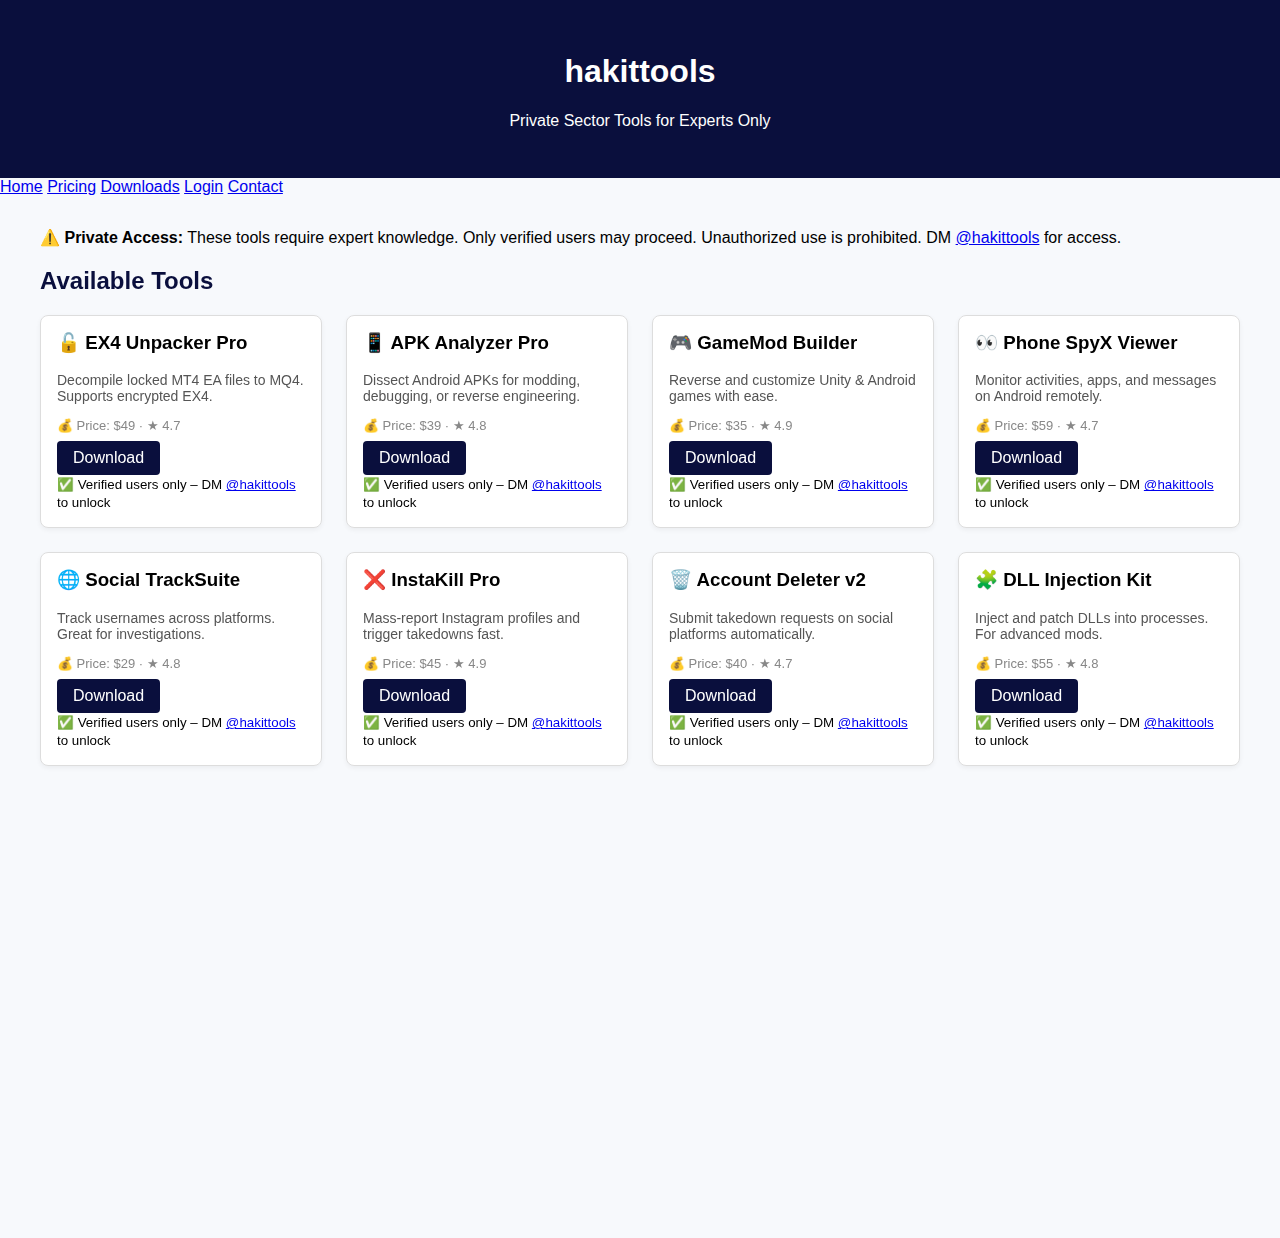
<file: index.html>
<!DOCTYPE html>
<html lang="en">
<head>
  <meta charset="UTF-8" />
  <meta name="viewport" content="width=device-width, initial-scale=1.0" />
  <title>hakittools – Expert Tools Only</title>
  <link rel="stylesheet" href="styles.css" />
  <link href="https://unpkg.com/aos@2.3.1/dist/aos.css" rel="stylesheet">
</head>
<body>
  <header data-aos="fade-down">
    <h1>hakittools</h1>
    <p>Private Sector Tools for Experts Only</p>
  </header>

  <nav class="nav">
    <a href="index.html">Home</a>
    <a href="pricing.html">Pricing</a>
    <a href="download.html">Downloads</a>
    <a href="login.html">Login</a>
    <a href="contact.html">Contact</a>
  </nav>

  <div class="container">
    <div class="alert">
      ⚠️ <strong>Private Access:</strong> These tools require expert knowledge. Only verified users may proceed.
      Unauthorized use is prohibited. DM <a href="https://t.me/hakittools">@hakittools</a> for access.
    </div>

    <h2 data-aos="fade-up">Available Tools</h2>
    <div class="tools-grid">
      
    <div class="tool-card" data-aos="fade-up">
      <h3>🔓 EX4 Unpacker Pro</h3>
      <p>Decompile locked MT4 EA files to MQ4. Supports encrypted EX4.</p>
      <p class="stats">💰 Price: $49 · ★ 4.7</p>
      <a class="btn" href="downloads/EX4_Unpacker_Pro.zip">Download</a><br>
      <small>✅ Verified users only – DM <a href='https://t.me/hakittools'>@hakittools</a> to unlock</small>
    </div>

    <div class="tool-card" data-aos="fade-up">
      <h3>📱 APK Analyzer Pro</h3>
      <p>Dissect Android APKs for modding, debugging, or reverse engineering.</p>
      <p class="stats">💰 Price: $39 · ★ 4.8</p>
      <a class="btn" href="downloads/APK_Analyzer_Pro.zip">Download</a><br>
      <small>✅ Verified users only – DM <a href='https://t.me/hakittools'>@hakittools</a> to unlock</small>
    </div>

    <div class="tool-card" data-aos="fade-up">
      <h3>🎮 GameMod Builder</h3>
      <p>Reverse and customize Unity & Android games with ease.</p>
      <p class="stats">💰 Price: $35 · ★ 4.9</p>
      <a class="btn" href="downloads/GameMod_Builder.zip">Download</a><br>
      <small>✅ Verified users only – DM <a href='https://t.me/hakittools'>@hakittools</a> to unlock</small>
    </div>

    <div class="tool-card" data-aos="fade-up">
      <h3>👀 Phone SpyX Viewer</h3>
      <p>Monitor activities, apps, and messages on Android remotely.</p>
      <p class="stats">💰 Price: $59 · ★ 4.7</p>
      <a class="btn" href="downloads/Phone_SpyX_Viewer.zip">Download</a><br>
      <small>✅ Verified users only – DM <a href='https://t.me/hakittools'>@hakittools</a> to unlock</small>
    </div>

    <div class="tool-card" data-aos="fade-up">
      <h3>🌐 Social TrackSuite</h3>
      <p>Track usernames across platforms. Great for investigations.</p>
      <p class="stats">💰 Price: $29 · ★ 4.8</p>
      <a class="btn" href="downloads/Social_TrackSuite.zip">Download</a><br>
      <small>✅ Verified users only – DM <a href='https://t.me/hakittools'>@hakittools</a> to unlock</small>
    </div>

    <div class="tool-card" data-aos="fade-up">
      <h3>❌ InstaKill Pro</h3>
      <p>Mass-report Instagram profiles and trigger takedowns fast.</p>
      <p class="stats">💰 Price: $45 · ★ 4.9</p>
      <a class="btn" href="downloads/InstaKill_Pro.zip">Download</a><br>
      <small>✅ Verified users only – DM <a href='https://t.me/hakittools'>@hakittools</a> to unlock</small>
    </div>

    <div class="tool-card" data-aos="fade-up">
      <h3>🗑️ Account Deleter v2</h3>
      <p>Submit takedown requests on social platforms automatically.</p>
      <p class="stats">💰 Price: $40 · ★ 4.7</p>
      <a class="btn" href="downloads/Account_Deleter_v2.zip">Download</a><br>
      <small>✅ Verified users only – DM <a href='https://t.me/hakittools'>@hakittools</a> to unlock</small>
    </div>

    <div class="tool-card" data-aos="fade-up">
      <h3>🧩 DLL Injection Kit</h3>
      <p>Inject and patch DLLs into processes. For advanced mods.</p>
      <p class="stats">💰 Price: $55 · ★ 4.8</p>
      <a class="btn" href="downloads/DLL_Injection_Kit.zip">Download</a><br>
      <small>✅ Verified users only – DM <a href='https://t.me/hakittools'>@hakittools</a> to unlock</small>
    </div>

    <div class="tool-card" data-aos="fade-up">
      <h3>🎲 Unity Dumper</h3>
      <p>Dump and reverse-engineer Unity-based game logic and scripts.</p>
      <p class="stats">💰 Price: $50 · ★ 4.9</p>
      <a class="btn" href="downloads/Unity_Dumper.zip">Download</a><br>
      <small>✅ Verified users only – DM <a href='https://t.me/hakittools'>@hakittools</a> to unlock</small>
    </div>

    <div class="tool-card" data-aos="fade-up">
      <h3>🍏 iOS Decompiler</h3>
      <p>Analyze and break down iOS apps for research or cloning.</p>
      <p class="stats">💰 Price: $60 · ★ 4.7</p>
      <a class="btn" href="downloads/iOS_Decompiler.zip">Download</a><br>
      <small>✅ Verified users only – DM <a href='https://t.me/hakittools'>@hakittools</a> to unlock</small>
    </div>

    <div class="tool-card" data-aos="fade-up">
      <h3>☁️ Cloud Crack Agent</h3>
      <p>Bypass API keys and endpoints in cloud-based systems.</p>
      <p class="stats">💰 Price: $65 · ★ 4.8</p>
      <a class="btn" href="downloads/Cloud_Crack_Agent.zip">Download</a><br>
      <small>✅ Verified users only – DM <a href='https://t.me/hakittools'>@hakittools</a> to unlock</small>
    </div>

    <div class="tool-card" data-aos="fade-up">
      <h3>🍪 Browser Cookie Extractor</h3>
      <p>Grab browser-stored session cookies silently.</p>
      <p class="stats">💰 Price: $42 · ★ 4.9</p>
      <a class="btn" href="downloads/Browser_Cookie_Extractor.zip">Download</a><br>
      <small>✅ Verified users only – DM <a href='https://t.me/hakittools'>@hakittools</a> to unlock</small>
    </div>
    </div>
  </div>

  <footer class="footer" data-aos="fade-up">
    &copy; 2025 hakittools. All rights reserved.
  </footer>

  <script src="https://unpkg.com/aos@2.3.1/dist/aos.js"></script>
  <script>AOS.init();</script>
</body>
</html>
</file>
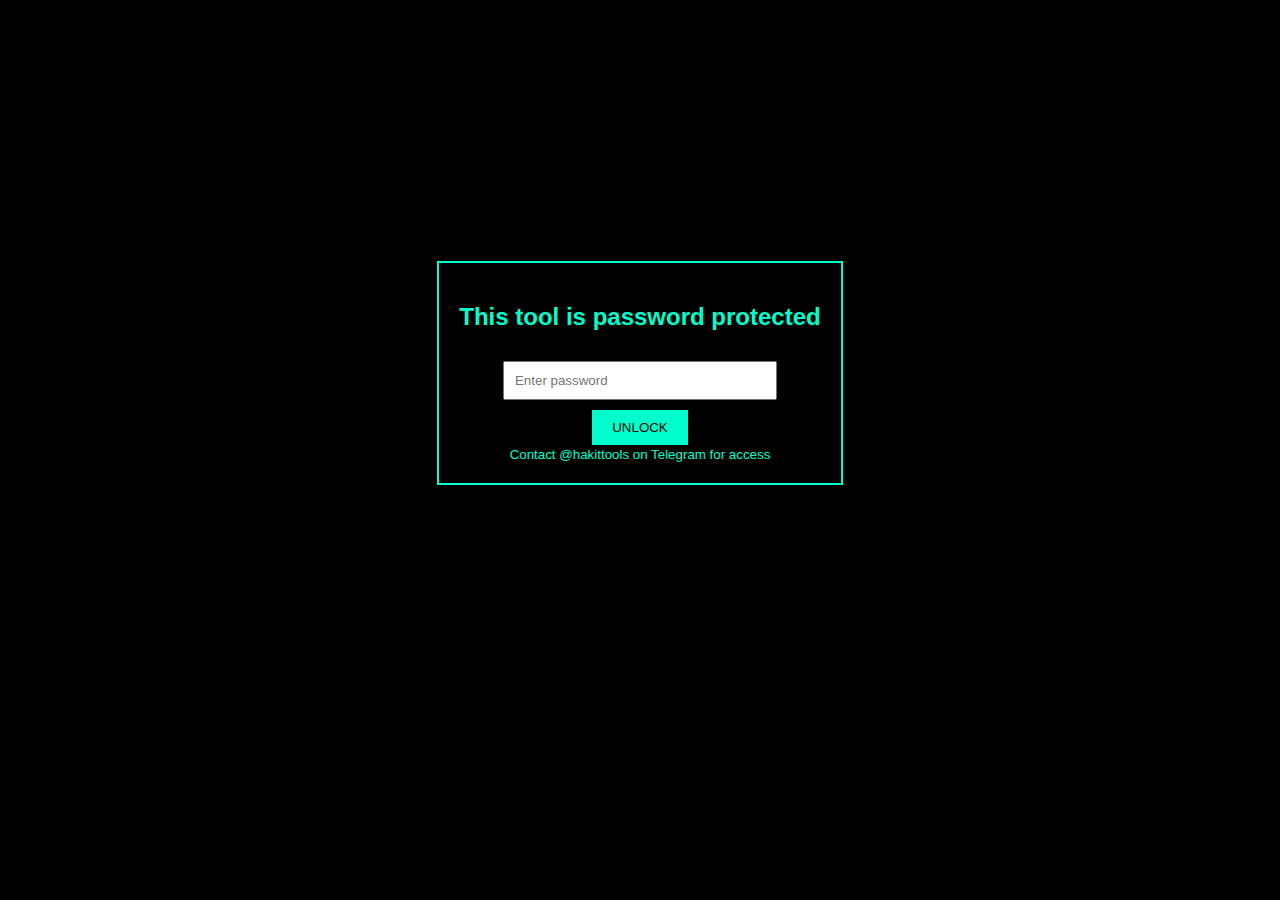
<file: appclonetracer.html>
<!DOCTYPE html>
<html lang="en">
<head>
  <meta charset="UTF-8">
  <title>Protected Tool</title>
  <style>
    body { background-color: #000; color: #00ffcc; text-align: center; font-family: sans-serif; }
    .box { margin-top: 20%; padding: 20px; border: 2px solid #00ffcc; display: inline-block; }
    input[type='password'] { padding: 10px; width: 250px; margin: 10px; }
    button { padding: 10px 20px; background-color: #00ffcc; border: none; cursor: pointer; }
  </style>
</head>
<body>
  <div class="box">
    <h2>This tool is password protected</h2>
    <input type="password" placeholder="Enter password" /><br />
    <button>UNLOCK</button><br/>
    <small>Contact @hakittools on Telegram for access</small>
  </div>
</body>
</html>
</file>
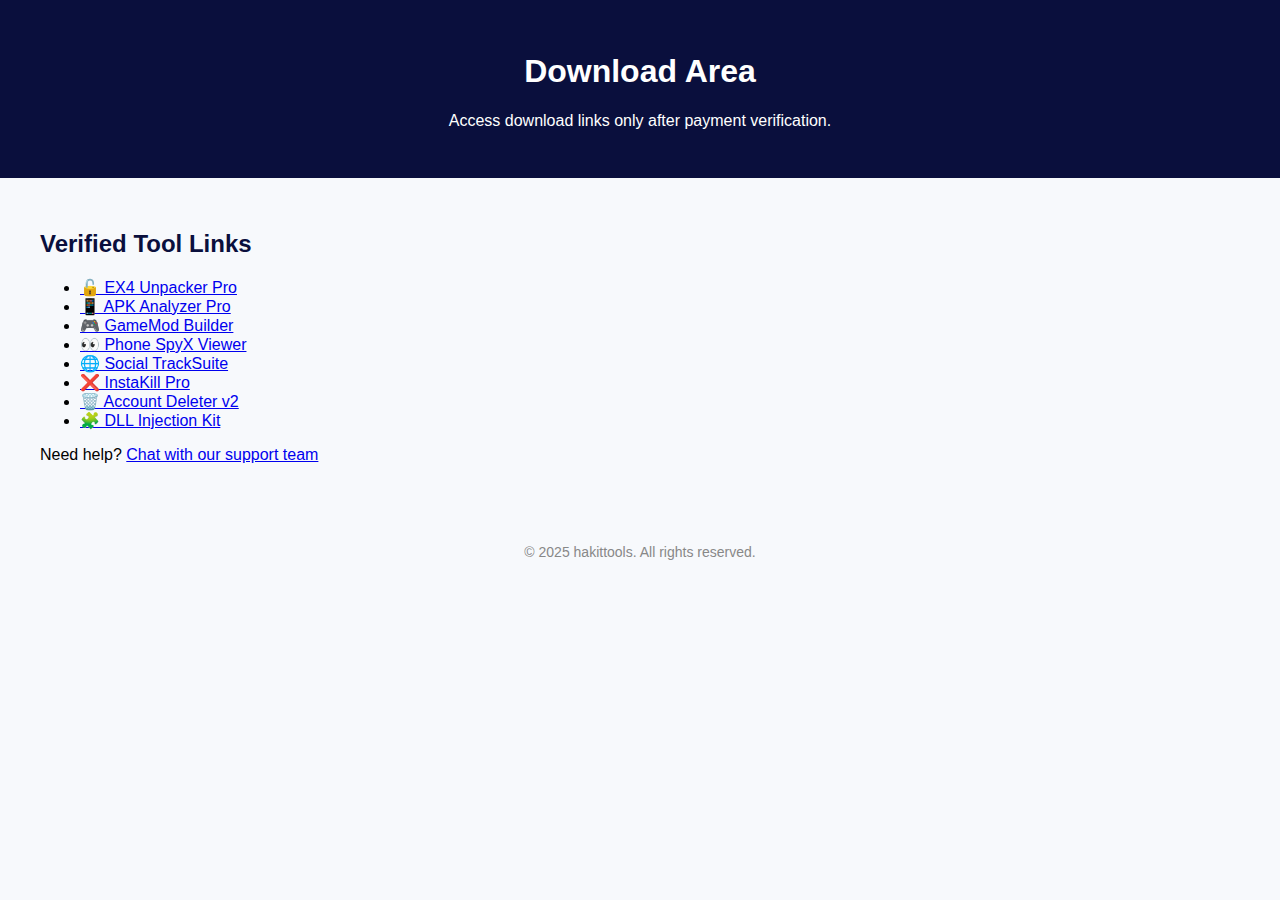
<file: download.html>
<!DOCTYPE html>
<html lang="en">
<head>
  <meta charset="UTF-8" />
  <meta name="viewport" content="width=device-width, initial-scale=1.0"/>
  <title>Download Tools - hakittools</title>
  <link rel="stylesheet" href="styles.css" />
</head>
<body>
  <header>
    <h1>Download Area</h1>
    <p>Access download links only after payment verification.</p>
  </header>

  <div class="container">
    <h2>Verified Tool Links</h2>
    <ul>
      <li><a href="https://t.me/hakittools">🔓 EX4 Unpacker Pro</a></li>
      <li><a href="https://t.me/hakittools">📱 APK Analyzer Pro</a></li>
      <li><a href="https://t.me/hakittools">🎮 GameMod Builder</a></li>
      <li><a href="https://t.me/hakittools">👀 Phone SpyX Viewer</a></li>
      <li><a href="https://t.me/hakittools">🌐 Social TrackSuite</a></li>
      <li><a href="https://t.me/hakittools">❌ InstaKill Pro</a></li>
      <li><a href="https://t.me/hakittools">🗑️ Account Deleter v2</a></li>
      <li><a href="https://t.me/hakittools">🧩 DLL Injection Kit</a></li>
    </ul>
    <p>Need help? <a href="https://t.me/hakittools">Chat with our support team</a></p>
  </div>

  <footer class="footer">
    &copy; 2025 hakittools. All rights reserved.
  </footer>
</body>
</html>
</file>
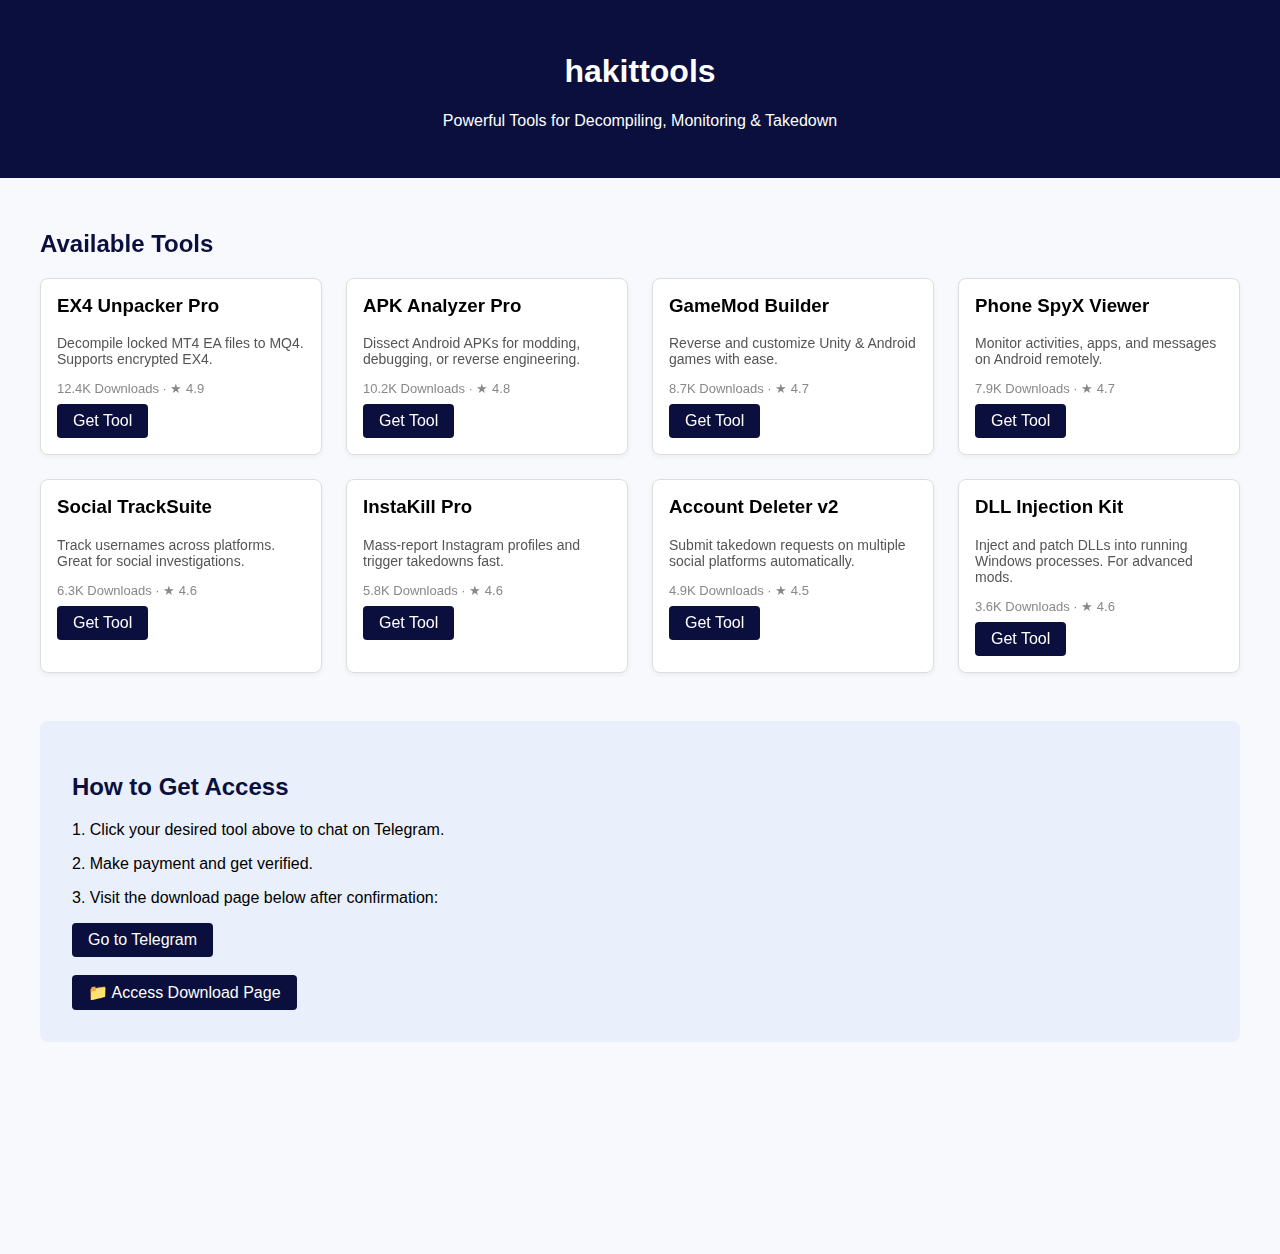
<file: index (1).html>
<!DOCTYPE html>
<html lang="en">
<head>
  <meta charset="UTF-8" />
  <meta name="viewport" content="width=device-width, initial-scale=1.0" />
  <title>hakittools - Animated Tool Hub</title>
  <link rel="stylesheet" href="styles.css" />
  <link href="https://unpkg.com/aos@2.3.1/dist/aos.css" rel="stylesheet">
</head>
<body>
  <header data-aos="fade-down">
    <h1>hakittools</h1>
    <p>Powerful Tools for Decompiling, Monitoring & Takedown</p>
  </header>

  <div class="container">
    <h2 data-aos="fade-up">Available Tools</h2>
    <div class="tools-grid">
      <div class="tool-card" data-aos="fade-up">
        <h3>EX4 Unpacker Pro</h3>
        <p>Decompile locked MT4 EA files to MQ4. Supports encrypted EX4.</p>
        <p class="stats">12.4K Downloads · ★ 4.9</p>
        <a class="btn" href="https://t.me/hakittools">Get Tool</a>
      </div>
      <div class="tool-card" data-aos="fade-up">
        <h3>APK Analyzer Pro</h3>
        <p>Dissect Android APKs for modding, debugging, or reverse engineering.</p>
        <p class="stats">10.2K Downloads · ★ 4.8</p>
        <a class="btn" href="https://t.me/hakittools">Get Tool</a>
      </div>
      <div class="tool-card" data-aos="fade-up">
        <h3>GameMod Builder</h3>
        <p>Reverse and customize Unity & Android games with ease.</p>
        <p class="stats">8.7K Downloads · ★ 4.7</p>
        <a class="btn" href="https://t.me/hakittools">Get Tool</a>
      </div>
      <div class="tool-card" data-aos="fade-up">
        <h3>Phone SpyX Viewer</h3>
        <p>Monitor activities, apps, and messages on Android remotely.</p>
        <p class="stats">7.9K Downloads · ★ 4.7</p>
        <a class="btn" href="https://t.me/hakittools">Get Tool</a>
      </div>
      <div class="tool-card" data-aos="fade-up">
        <h3>Social TrackSuite</h3>
        <p>Track usernames across platforms. Great for social investigations.</p>
        <p class="stats">6.3K Downloads · ★ 4.6</p>
        <a class="btn" href="https://t.me/hakittools">Get Tool</a>
      </div>
      <div class="tool-card" data-aos="fade-up">
        <h3>InstaKill Pro</h3>
        <p>Mass-report Instagram profiles and trigger takedowns fast.</p>
        <p class="stats">5.8K Downloads · ★ 4.6</p>
        <a class="btn" href="https://t.me/hakittools">Get Tool</a>
      </div>
      <div class="tool-card" data-aos="fade-up">
        <h3>Account Deleter v2</h3>
        <p>Submit takedown requests on multiple social platforms automatically.</p>
        <p class="stats">4.9K Downloads · ★ 4.5</p>
        <a class="btn" href="https://t.me/hakittools">Get Tool</a>
      </div>
      <div class="tool-card" data-aos="fade-up">
        <h3>DLL Injection Kit</h3>
        <p>Inject and patch DLLs into running Windows processes. For advanced mods.</p>
        <p class="stats">3.6K Downloads · ★ 4.6</p>
        <a class="btn" href="https://t.me/hakittools">Get Tool</a>
      </div>
    </div>

    <div class="payment-info" data-aos="fade-up">
      <h2>How to Get Access</h2>
      <p>1. Click your desired tool above to chat on Telegram.</p>
      <p>2. Make payment and get verified.</p>
      <p>3. Visit the download page below after confirmation:</p>
      <a class="btn" href="https://t.me/hakittools">Go to Telegram</a><br><br>
      <a class="btn" href="download.html">📁 Access Download Page</a>
    </div>
  </div>

  <footer class="footer" data-aos="fade-up">
    &copy; 2025 hakittools. All rights reserved.
  </footer>

  <script src="https://unpkg.com/aos@2.3.1/dist/aos.js"></script>
  <script>
    AOS.init();
  </script>
</body>
</html>
</file>
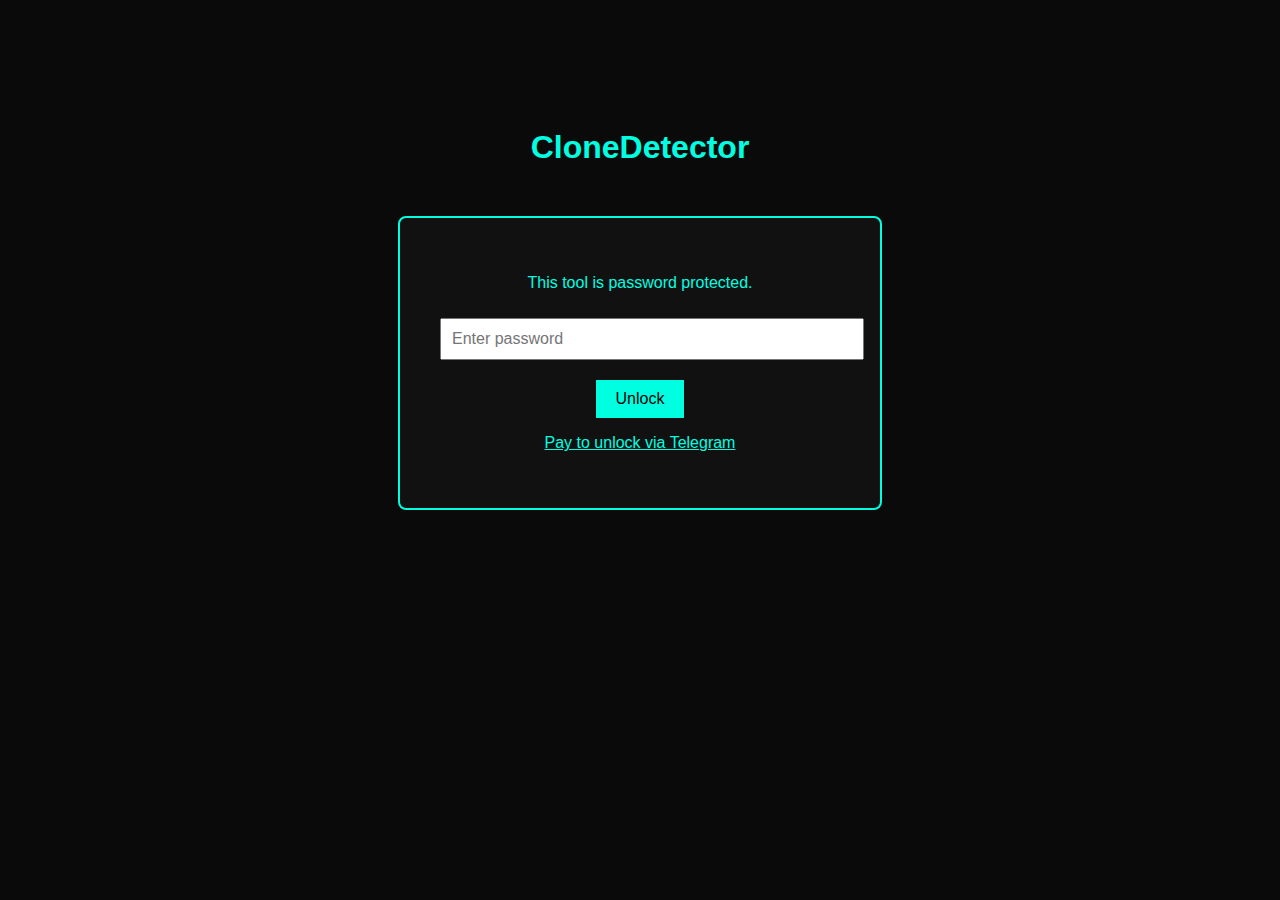
<file: index (10).html>
<!DOCTYPE html>
<html lang="en">
<head>
  <meta charset="UTF-8" />
  <meta name="viewport" content="width=device-width, initial-scale=1.0" />
  <title>CloneDetector</title>
  <style>
    body {
      font-family: Arial, sans-serif;
      background: #0a0a0a;
      color: #00ffe1;
      text-align: center;
      padding-top: 100px;
    }
    .locked {
      background: #111;
      border: 2px solid #00ffe1;
      padding: 40px;
      margin: 50px auto;
      width: 80%;
      max-width: 400px;
      border-radius: 8px;
    }
    input {
      padding: 10px;
      font-size: 16px;
      margin-top: 10px;
      width: 100%;
    }
    button {
      margin-top: 20px;
      padding: 10px 20px;
      font-size: 16px;
      background: #00ffe1;
      color: #000;
      border: none;
      cursor: pointer;
    }
  </style>
</head>
<body>
  <h1>CloneDetector</h1>
  <div class="locked">
    <p>This tool is password protected.</p>
    <input type="password" id="password" placeholder="Enter password" />
    <button onclick="checkPassword()">Unlock</button>
    <p id="status"></p>
    <p><a href="https://t.me/hakittools" style="color:#00ffe1;">Pay to unlock via Telegram</a></p>
  </div>

  <script>
    function checkPassword() {
      const pw = document.getElementById('password').value;
      if (pw === "hakit123") {
        document.getElementById('status').innerHTML = "✅ Access granted. Tool coming soon!";
      } else {
        document.getElementById('status').innerHTML = "❌ Wrong password.";
      }
    }
  </script>
</body>
</html>
</file>
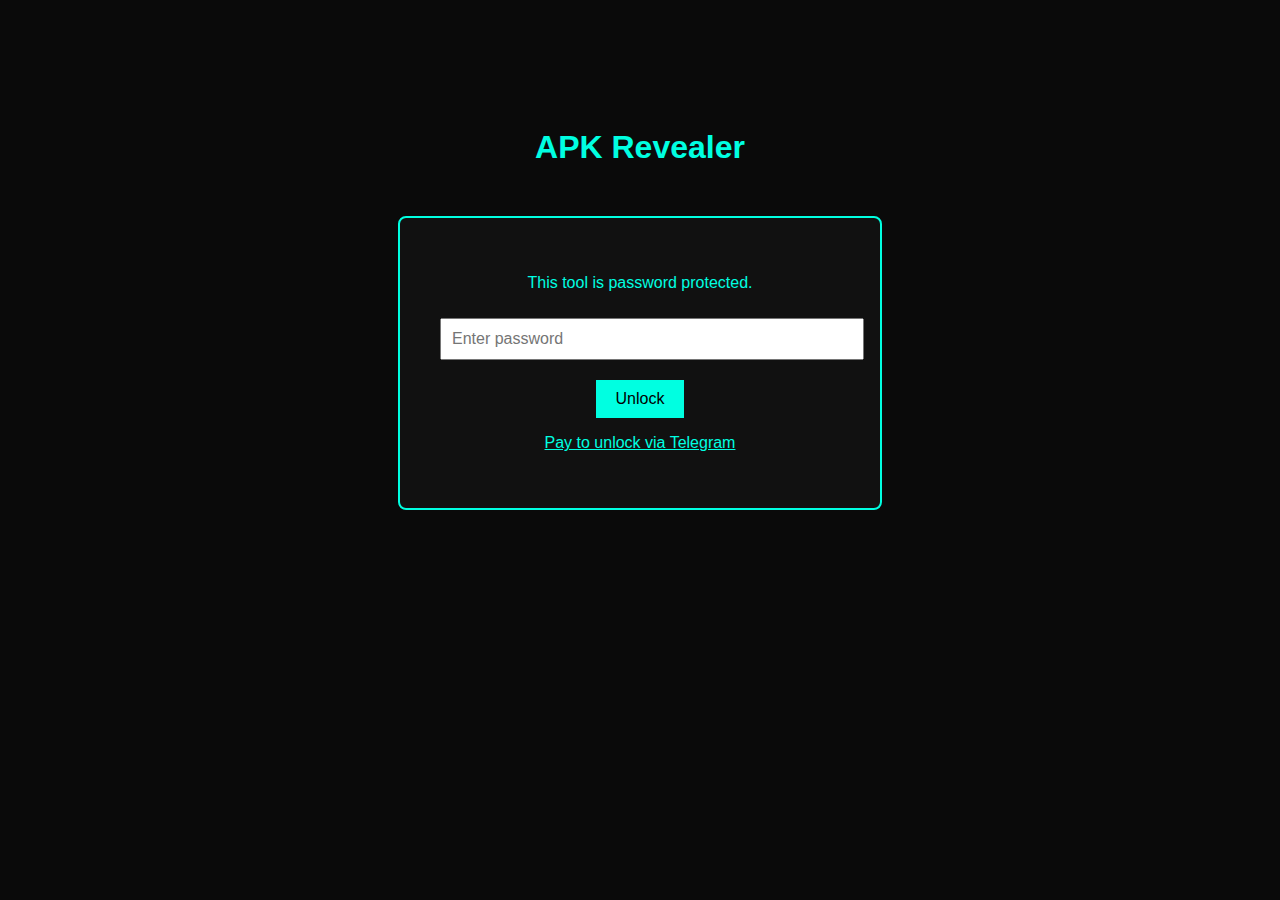
<file: index (11).html>
<!DOCTYPE html>
<html lang="en">
<head>
  <meta charset="UTF-8" />
  <meta name="viewport" content="width=device-width, initial-scale=1.0" />
  <title>APK Revealer</title>
  <style>
    body {
      font-family: Arial, sans-serif;
      background: #0a0a0a;
      color: #00ffe1;
      text-align: center;
      padding-top: 100px;
    }
    .locked {
      background: #111;
      border: 2px solid #00ffe1;
      padding: 40px;
      margin: 50px auto;
      width: 80%;
      max-width: 400px;
      border-radius: 8px;
    }
    input {
      padding: 10px;
      font-size: 16px;
      margin-top: 10px;
      width: 100%;
    }
    button {
      margin-top: 20px;
      padding: 10px 20px;
      font-size: 16px;
      background: #00ffe1;
      color: #000;
      border: none;
      cursor: pointer;
    }
  </style>
</head>
<body>
  <h1>APK Revealer</h1>
  <div class="locked">
    <p>This tool is password protected.</p>
    <input type="password" id="password" placeholder="Enter password" />
    <button onclick="checkPassword()">Unlock</button>
    <p id="status"></p>
    <p><a href="https://t.me/hakittools" style="color:#00ffe1;">Pay to unlock via Telegram</a></p>
  </div>

  <script>
    function checkPassword() {
      const pw = document.getElementById('password').value;
      if (pw === "hakit123") {
        document.getElementById('status').innerHTML = "✅ Access granted. Tool coming soon!";
      } else {
        document.getElementById('status').innerHTML = "❌ Wrong password.";
      }
    }
  </script>
</body>
</html>
</file>
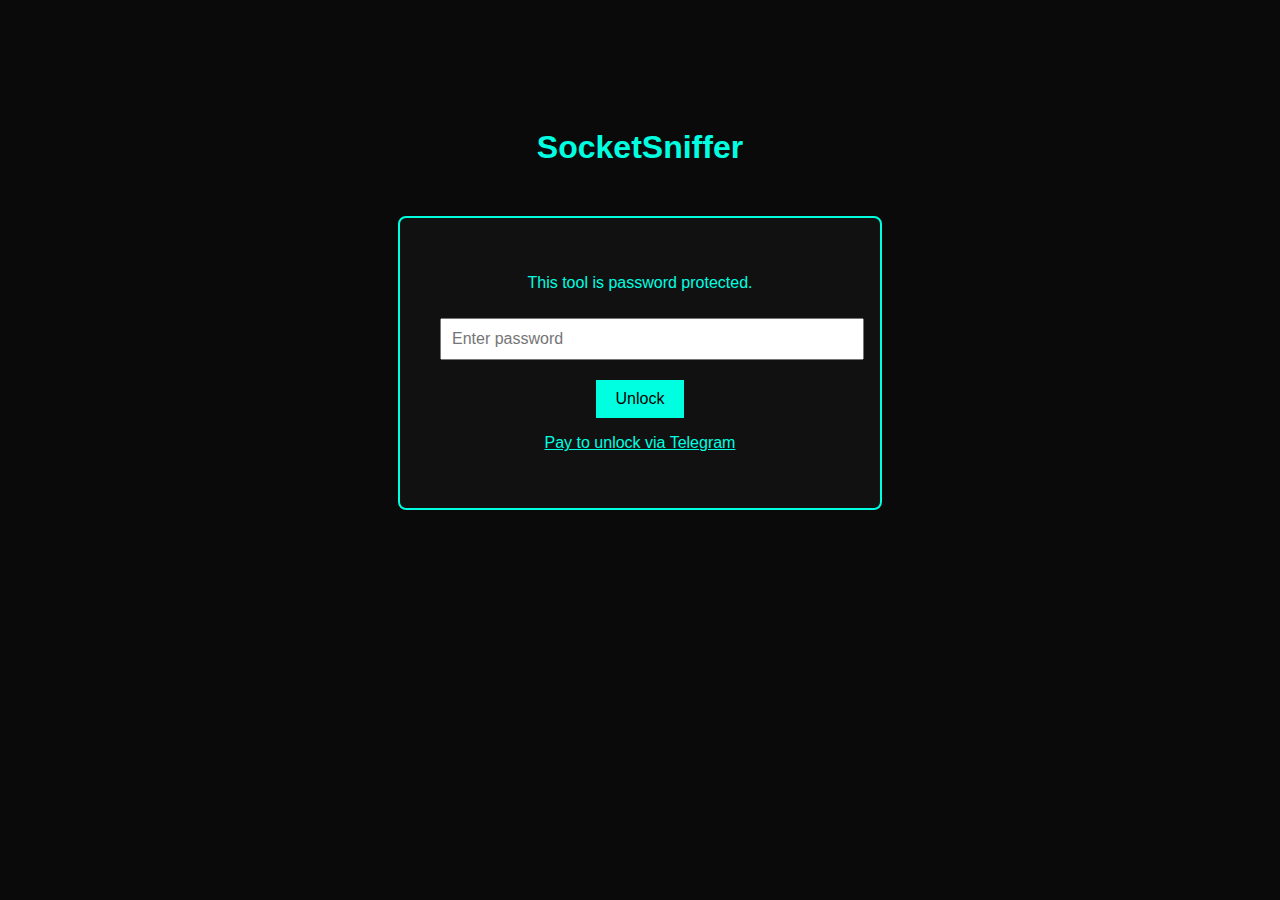
<file: index (12).html>
<!DOCTYPE html>
<html lang="en">
<head>
  <meta charset="UTF-8" />
  <meta name="viewport" content="width=device-width, initial-scale=1.0" />
  <title>SocketSniffer</title>
  <style>
    body {
      font-family: Arial, sans-serif;
      background: #0a0a0a;
      color: #00ffe1;
      text-align: center;
      padding-top: 100px;
    }
    .locked {
      background: #111;
      border: 2px solid #00ffe1;
      padding: 40px;
      margin: 50px auto;
      width: 80%;
      max-width: 400px;
      border-radius: 8px;
    }
    input {
      padding: 10px;
      font-size: 16px;
      margin-top: 10px;
      width: 100%;
    }
    button {
      margin-top: 20px;
      padding: 10px 20px;
      font-size: 16px;
      background: #00ffe1;
      color: #000;
      border: none;
      cursor: pointer;
    }
  </style>
</head>
<body>
  <h1>SocketSniffer</h1>
  <div class="locked">
    <p>This tool is password protected.</p>
    <input type="password" id="password" placeholder="Enter password" />
    <button onclick="checkPassword()">Unlock</button>
    <p id="status"></p>
    <p><a href="https://t.me/hakittools" style="color:#00ffe1;">Pay to unlock via Telegram</a></p>
  </div>

  <script>
    function checkPassword() {
      const pw = document.getElementById('password').value;
      if (pw === "hakit123") {
        document.getElementById('status').innerHTML = "✅ Access granted. Tool coming soon!";
      } else {
        document.getElementById('status').innerHTML = "❌ Wrong password.";
      }
    }
  </script>
</body>
</html>
</file>
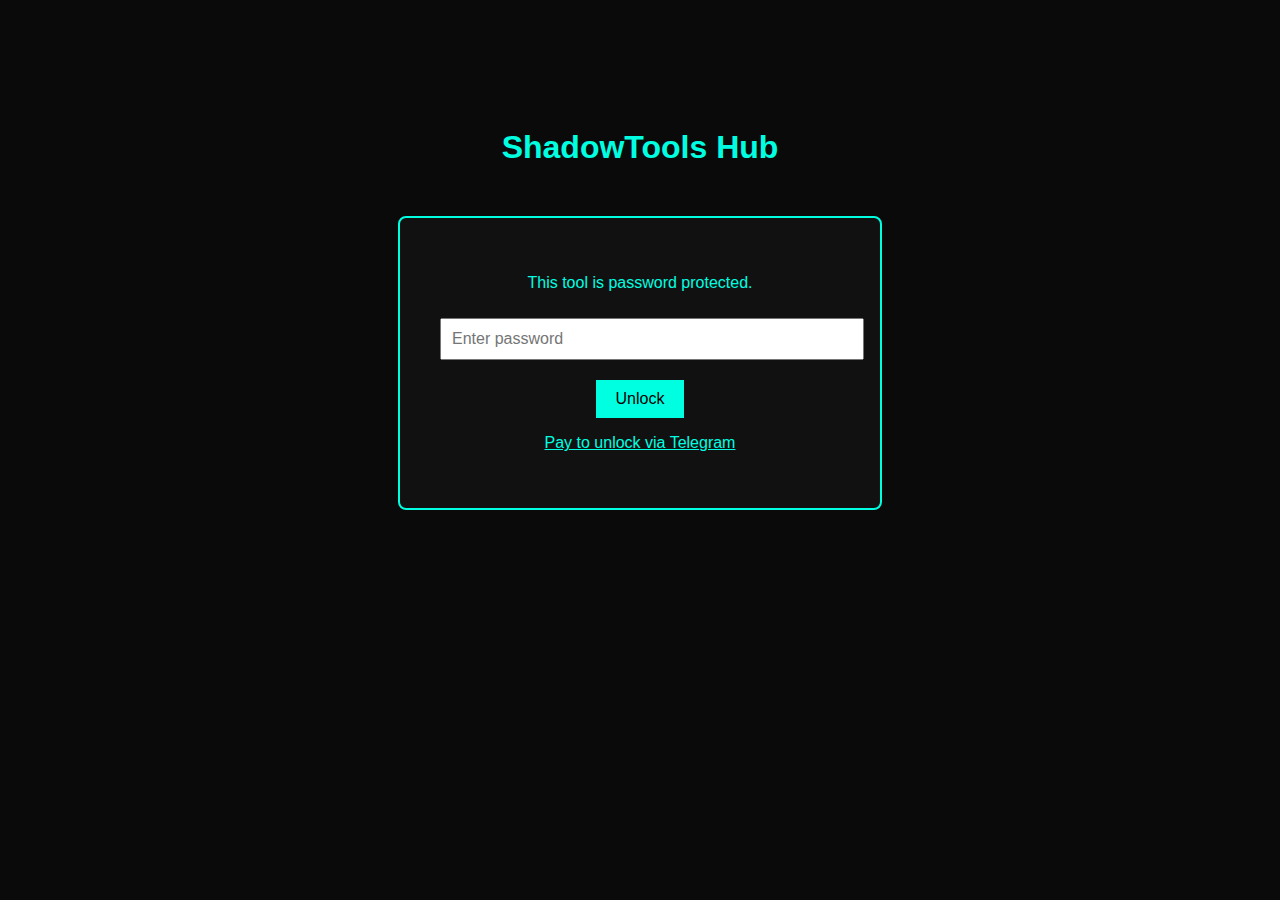
<file: index (2).html>
<!DOCTYPE html>
<html lang="en">
<head>
  <meta charset="UTF-8" />
  <meta name="viewport" content="width=device-width, initial-scale=1.0" />
  <title>ShadowTools Hub</title>
  <style>
    body {
      font-family: Arial, sans-serif;
      background: #0a0a0a;
      color: #00ffe1;
      text-align: center;
      padding-top: 100px;
    }
    .locked {
      background: #111;
      border: 2px solid #00ffe1;
      padding: 40px;
      margin: 50px auto;
      width: 80%;
      max-width: 400px;
      border-radius: 8px;
    }
    input {
      padding: 10px;
      font-size: 16px;
      margin-top: 10px;
      width: 100%;
    }
    button {
      margin-top: 20px;
      padding: 10px 20px;
      font-size: 16px;
      background: #00ffe1;
      color: #000;
      border: none;
      cursor: pointer;
    }
  </style>
</head>
<body>
  <h1>ShadowTools Hub</h1>
  <div class="locked">
    <p>This tool is password protected.</p>
    <input type="password" id="password" placeholder="Enter password" />
    <button onclick="checkPassword()">Unlock</button>
    <p id="status"></p>
    <p><a href="https://t.me/hakittools" style="color:#00ffe1;">Pay to unlock via Telegram</a></p>
  </div>

  <script>
    function checkPassword() {
      const pw = document.getElementById('password').value;
      if (pw === "hakit123") {
        document.getElementById('status').innerHTML = "✅ Access granted. Tool coming soon!";
      } else {
        document.getElementById('status').innerHTML = "❌ Wrong password.";
      }
    }
  </script>
</body>
</html>
</file>
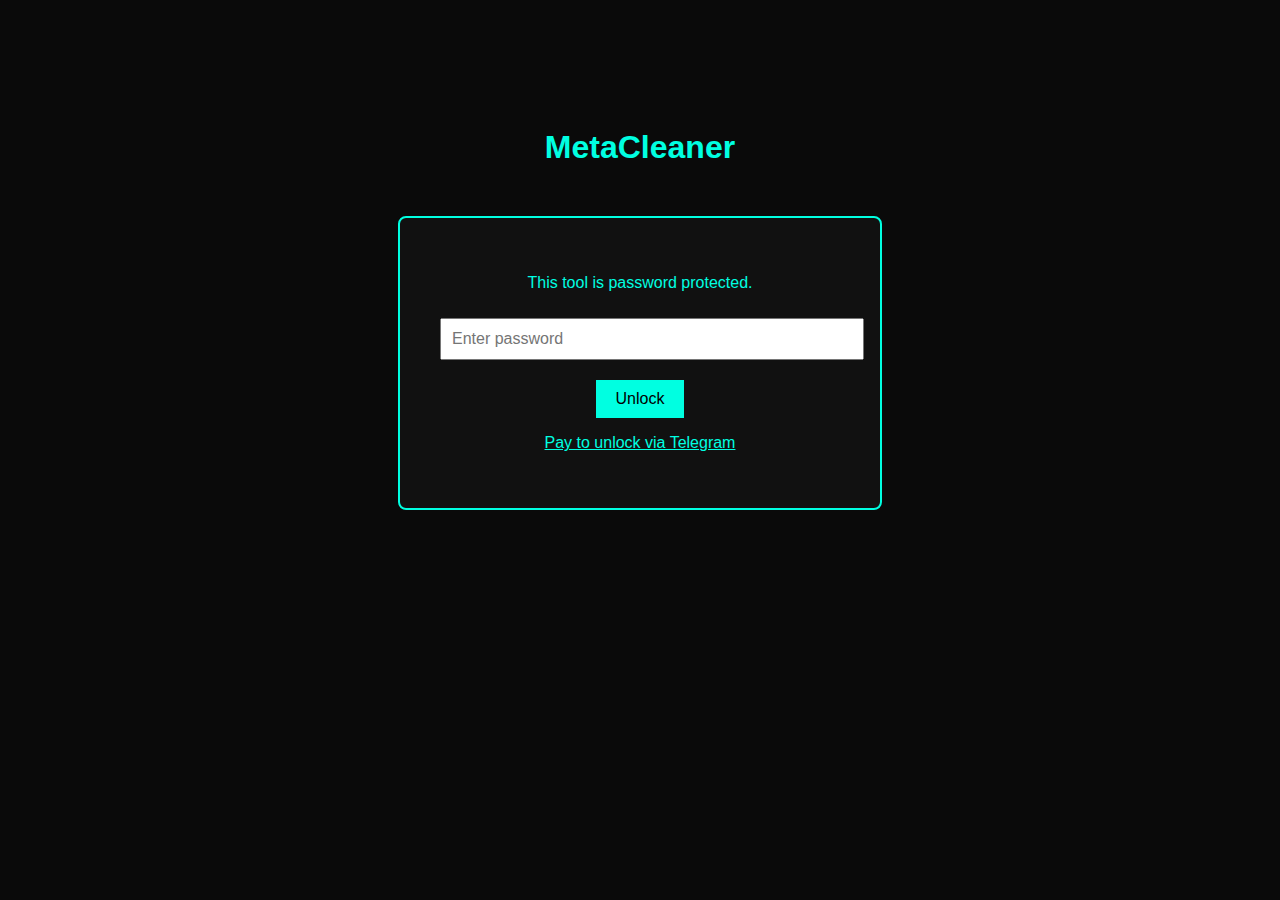
<file: index (4).html>
<!DOCTYPE html>
<html lang="en">
<head>
  <meta charset="UTF-8" />
  <meta name="viewport" content="width=device-width, initial-scale=1.0" />
  <title>MetaCleaner</title>
  <style>
    body {
      font-family: Arial, sans-serif;
      background: #0a0a0a;
      color: #00ffe1;
      text-align: center;
      padding-top: 100px;
    }
    .locked {
      background: #111;
      border: 2px solid #00ffe1;
      padding: 40px;
      margin: 50px auto;
      width: 80%;
      max-width: 400px;
      border-radius: 8px;
    }
    input {
      padding: 10px;
      font-size: 16px;
      margin-top: 10px;
      width: 100%;
    }
    button {
      margin-top: 20px;
      padding: 10px 20px;
      font-size: 16px;
      background: #00ffe1;
      color: #000;
      border: none;
      cursor: pointer;
    }
  </style>
</head>
<body>
  <h1>MetaCleaner</h1>
  <div class="locked">
    <p>This tool is password protected.</p>
    <input type="password" id="password" placeholder="Enter password" />
    <button onclick="checkPassword()">Unlock</button>
    <p id="status"></p>
    <p><a href="https://t.me/hakittools" style="color:#00ffe1;">Pay to unlock via Telegram</a></p>
  </div>

  <script>
    function checkPassword() {
      const pw = document.getElementById('password').value;
      if (pw === "hakit123") {
        document.getElementById('status').innerHTML = "✅ Access granted. Tool coming soon!";
      } else {
        document.getElementById('status').innerHTML = "❌ Wrong password.";
      }
    }
  </script>
</body>
</html>
</file>
<file: styles.css>
body { font-family: Arial, sans-serif; background: #f7f9fc; margin: 0; padding: 0; }
header { background: #0a0f3d; color: white; padding: 2rem; text-align: center; }
.container { padding: 2rem; max-width: 1200px; margin: auto; }
h2 { color: #0a0f3d; }
.tools-grid { display: grid; grid-template-columns: repeat(auto-fill, minmax(250px, 1fr)); gap: 1.5rem; }
.tool-card { background: white; border: 1px solid #ddd; padding: 1rem; border-radius: 8px; box-shadow: 0 2px 5px rgba(0,0,0,0.05); }
.tool-card h3 { margin-top: 0; }
.tool-card p { font-size: 14px; color: #555; }
.tool-card .stats { font-size: 13px; color: #888; margin: 0.5rem 0; }
.btn { display: inline-block; background: #0a0f3d; color: white; padding: 0.5rem 1rem; text-decoration: none; border-radius: 4px; }
.payment-info { margin-top: 3rem; padding: 2rem; background: #e9f0fb; border-radius: 8px; }
.footer { text-align: center; font-size: 14px; color: #888; padding: 2rem 1rem; }
</file>
